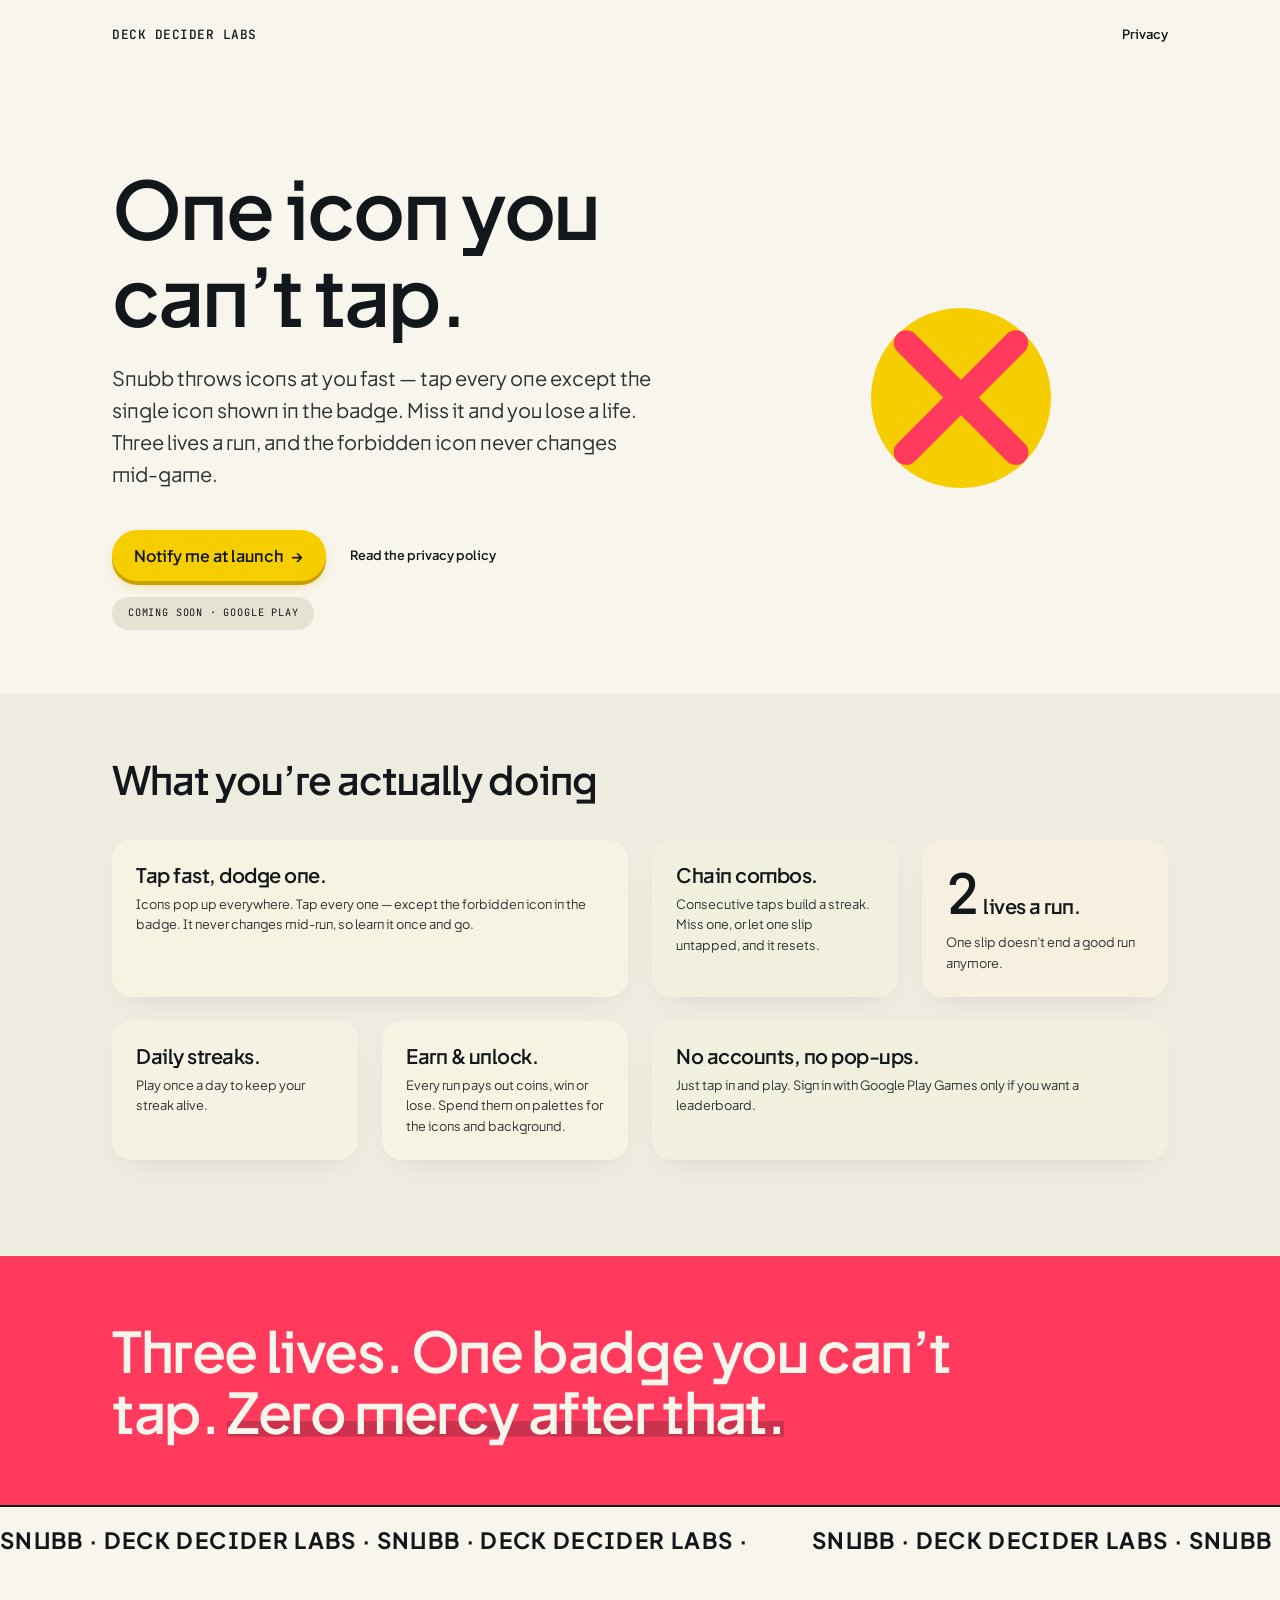
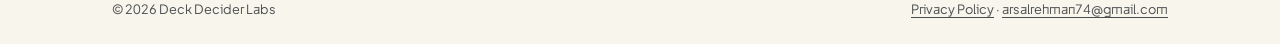
<file: index.html>
<!doctype html>
<html lang="en">
<head>
<meta charset="utf-8">
<meta name="viewport" content="width=device-width, initial-scale=1, viewport-fit=cover">
<title>Snubb — a reflex game by Deck Decider Labs</title>
<meta name="description" content="Snubb is a fast reflex game: tap everything except the one icon you’re not allowed to touch. Chain combos, keep your streak, beat your best.">
<link rel="preconnect" href="https://fonts.googleapis.com">
<link rel="preconnect" href="https://fonts.gstatic.com" crossorigin>
<link href="https://fonts.googleapis.com/css2?family=Plus+Jakarta+Sans:wght@400;500;600;700&family=JetBrains+Mono:wght@400;500&display=swap" rel="stylesheet">
<link rel="stylesheet" href="style.css">
</head>
<body>

<nav class="nav shell" aria-label="Primary">
  <a class="wordmark" href="/">DECK DECIDER LABS</a>
  <a class="nav__link" href="/privacy.html">Privacy</a>
</nav>

<header class="hero shell">
  <div class="hero__copy">
    <h1>One icon you can’t tap.</h1>
    <p class="lede">Snubb throws icons at you fast — tap every one except the single icon shown in the badge. Miss it and you lose a life. Three lives a run, and the forbidden icon never changes mid-game.</p>
    <div class="hero__actions">
      <a class="btn" id="notifyBtn" href="mailto:arsalrehman74@gmail.com?subject=Notify%20me%20when%20Snubb%20launches">
        Notify me at launch <span class="btn__arrow">→</span>
      </a>
      <a class="nav__link" href="/privacy.html">Read the privacy policy</a>
    </div>
    <div class="pill-status">Coming soon · Google Play</div>
  </div>
  <div class="mark" aria-hidden="true"></div>
</header>

<section class="bento-section band">
  <div class="shell">
    <h2>What you’re actually doing</h2>
    <div class="bento">
      <article class="cell cell--wide cell--pear">
        <h3>Tap fast, dodge one.</h3>
        <p>Icons pop up everywhere. Tap every one — except the forbidden icon in the badge. It never changes mid-run, so learn it once and go.</p>
      </article>
      <article class="cell cell--cyan">
        <h3>Chain combos.</h3>
        <p>Consecutive taps build a streak. Miss one, or let one slip untapped, and it resets.</p>
      </article>
      <article class="cell cell--lav" data-tick-target>
        <h3><span class="tick" data-tick="3">0</span> lives a run.</h3>
        <p>One slip doesn’t end a good run anymore.</p>
      </article>
      <article class="cell cell--mint">
        <h3>Daily streaks.</h3>
        <p>Play once a day to keep your streak alive.</p>
      </article>
      <article class="cell cell--pear">
        <h3>Earn &amp; unlock.</h3>
        <p>Every run pays out coins, win or lose. Spend them on palettes for the icons and background.</p>
      </article>
      <article class="cell cell--wide cell--cyan">
        <h3>No accounts, no pop-ups.</h3>
        <p>Just tap in and play. Sign in with Google Play Games only if you want a leaderboard.</p>
      </article>
    </div>
  </div>
</section>

<section class="statement-band band">
  <div class="shell">
    <h2>Three lives. One badge you can’t tap. <span class="hl">Zero mercy after that.</span></h2>
  </div>
</section>

<footer class="foot-marquee" aria-label="Footer">
  <div class="foot-marquee__track" aria-hidden="true">
    <span>SNUBB · DECK DECIDER LABS · SNUBB · DECK DECIDER LABS ·</span>
    <span>SNUBB · DECK DECIDER LABS · SNUBB · DECK DECIDER LABS ·</span>
  </div>
  <div class="shell foot-meta">
    <span>© 2026 Deck Decider Labs</span>
    <span><a href="/privacy.html">Privacy Policy</a> · <a href="mailto:arsalrehman74@gmail.com">arsalrehman74@gmail.com</a></span>
  </div>
</footer>

<script>
(function () {
  var reduceMotion = window.matchMedia('(prefers-reduced-motion: reduce)').matches;

  // Tick-up: 0 → target, once, on view-enter
  var tickEls = document.querySelectorAll('[data-tick]');
  var ticked = new WeakSet();
  function runTick(el) {
    var target = parseInt(el.getAttribute('data-tick'), 10);
    if (reduceMotion) { el.textContent = target; return; }
    var start = performance.now();
    var duration = 1200;
    function frame(now) {
      var t = Math.min(1, (now - start) / duration);
      var eased = 1 - Math.pow(1 - t, 3); // easeOutExpo-ish
      el.textContent = Math.round(eased * target);
      if (t < 1) requestAnimationFrame(frame);
    }
    requestAnimationFrame(frame);
  }
  if ('IntersectionObserver' in window) {
    var io = new IntersectionObserver(function (entries) {
      entries.forEach(function (entry) {
        if (entry.isIntersecting && !ticked.has(entry.target)) {
          ticked.add(entry.target);
          runTick(entry.target.querySelector('[data-tick]'));
        }
      });
    }, { threshold: 0.5 });
    document.querySelectorAll('[data-tick-target]').forEach(function (el) { io.observe(el); });
  } else {
    tickEls.forEach(runTick);
  }

  // Star-burst on the one real action — fires from the click point
  var notifyBtn = document.getElementById('notifyBtn');
  if (notifyBtn && !reduceMotion) {
    notifyBtn.addEventListener('click', function (e) {
      var rect = notifyBtn.getBoundingClientRect();
      var star = document.createElement('span');
      star.className = 'star-burst';
      star.style.left = (e.clientX - rect.left - 11) + 'px';
      star.style.top = (e.clientY - rect.top - 11) + 'px';
      notifyBtn.appendChild(star);
      star.addEventListener('animationend', function () { star.remove(); });
    });
  }
})();
</script>

</body>
</html>
</file>
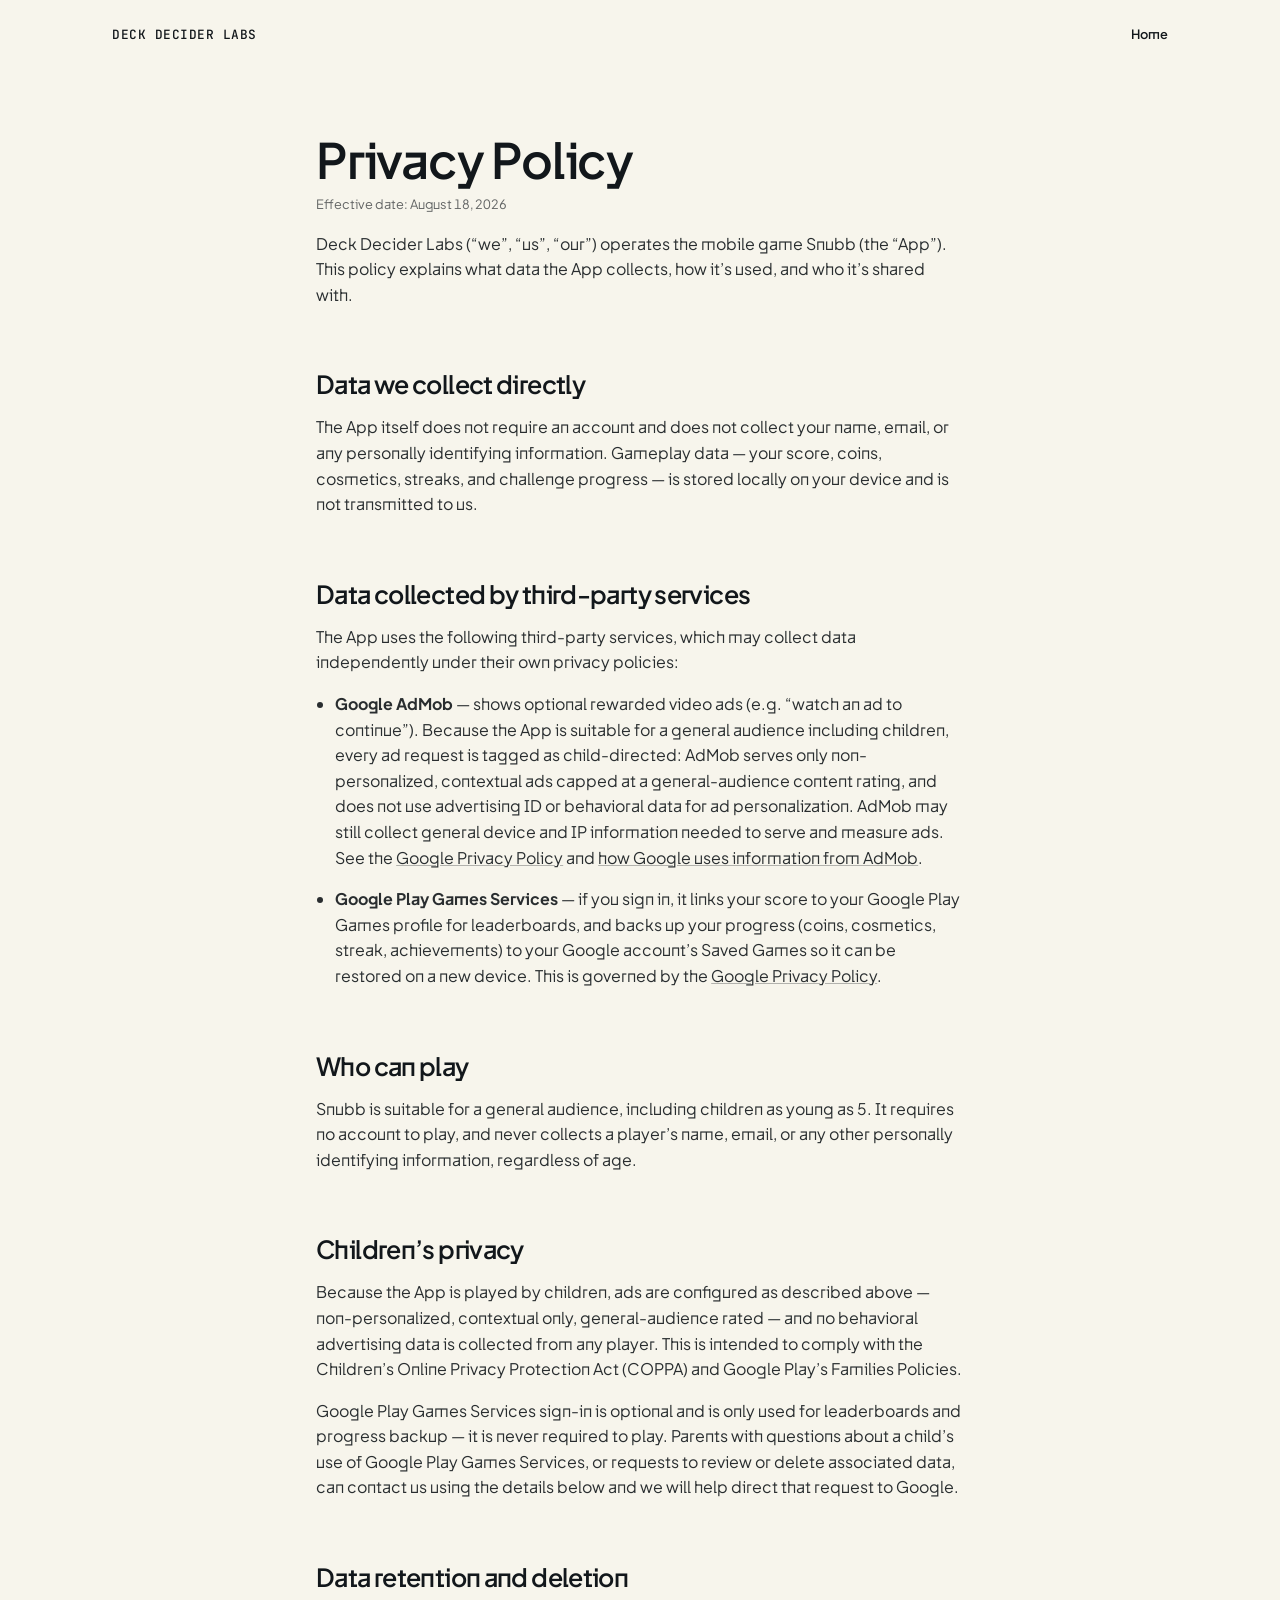
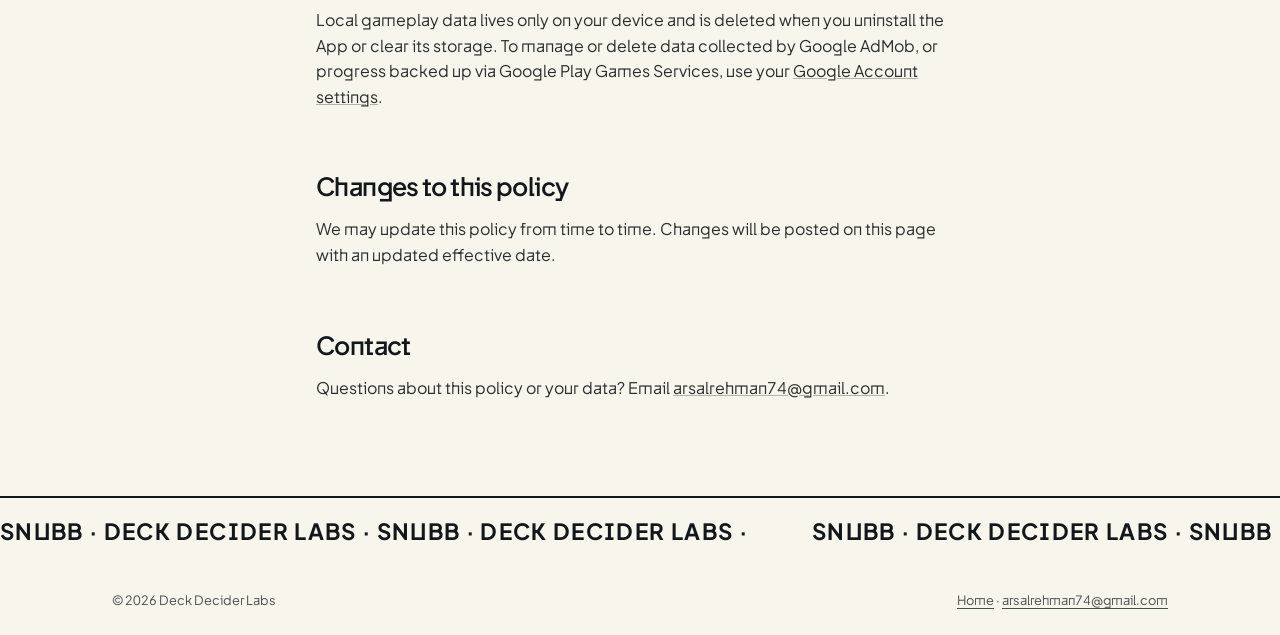
<file: privacy.html>
<!doctype html>
<html lang="en">
<head>
<meta charset="utf-8">
<meta name="viewport" content="width=device-width, initial-scale=1, viewport-fit=cover">
<title>Privacy Policy — Snubb</title>
<meta name="description" content="Privacy policy for Snubb, a mobile game by Deck Decider Labs.">
<link rel="preconnect" href="https://fonts.googleapis.com">
<link rel="preconnect" href="https://fonts.gstatic.com" crossorigin>
<link href="https://fonts.googleapis.com/css2?family=Plus+Jakarta+Sans:wght@400;500;600;700&family=JetBrains+Mono:wght@400;500&display=swap" rel="stylesheet">
<link rel="stylesheet" href="style.css">
</head>
<body>

<nav class="nav shell" aria-label="Primary">
  <a class="wordmark" href="/">DECK DECIDER LABS</a>
  <a class="nav__link" href="/">Home</a>
</nav>

<main class="policy">
  <h1>Privacy Policy</h1>
  <p class="updated">Effective date: August 18, 2026</p>

  <p>Deck Decider Labs (“we”, “us”, “our”) operates the mobile game Snubb (the “App”). This policy explains what data the App collects, how it’s used, and who it’s shared with.</p>

  <h2>Data we collect directly</h2>
  <p>The App itself does not require an account and does not collect your name, email, or any personally identifying information. Gameplay data — your score, coins, cosmetics, streaks, and challenge progress — is stored locally on your device and is not transmitted to us.</p>

  <h2>Data collected by third-party services</h2>
  <p>The App uses the following third-party services, which may collect data independently under their own privacy policies:</p>
  <ul>
    <li><strong>Google AdMob</strong> — shows optional rewarded video ads (e.g. “watch an ad to continue”). Because the App is suitable for a general audience including children, every ad request is tagged as child-directed: AdMob serves only non-personalized, contextual ads capped at a general-audience content rating, and does not use advertising ID or behavioral data for ad personalization. AdMob may still collect general device and IP information needed to serve and measure ads. See the <a href="https://policies.google.com/privacy" target="_blank" rel="noopener">Google Privacy Policy</a> and <a href="https://support.google.com/admob/answer/6128543" target="_blank" rel="noopener">how Google uses information from AdMob</a>.</li>
    <li><strong>Google Play Games Services</strong> — if you sign in, it links your score to your Google Play Games profile for leaderboards, and backs up your progress (coins, cosmetics, streak, achievements) to your Google account’s Saved Games so it can be restored on a new device. This is governed by the <a href="https://policies.google.com/privacy" target="_blank" rel="noopener">Google Privacy Policy</a>.</li>
  </ul>

  <h2>Who can play</h2>
  <p>Snubb is suitable for a general audience, including children as young as 5. It requires no account to play, and never collects a player’s name, email, or any other personally identifying information, regardless of age.</p>

  <h2>Children’s privacy</h2>
  <p>Because the App is played by children, ads are configured as described above — non-personalized, contextual only, general-audience rated — and no behavioral advertising data is collected from any player. This is intended to comply with the Children’s Online Privacy Protection Act (COPPA) and Google Play’s Families Policies.</p>
  <p>Google Play Games Services sign-in is optional and is only used for leaderboards and progress backup — it is never required to play. Parents with questions about a child’s use of Google Play Games Services, or requests to review or delete associated data, can contact us using the details below and we will help direct that request to Google.</p>

  <h2>Data retention and deletion</h2>
  <p>Local gameplay data lives only on your device and is deleted when you uninstall the App or clear its storage. To manage or delete data collected by Google AdMob, or progress backed up via Google Play Games Services, use your <a href="https://myaccount.google.com/" target="_blank" rel="noopener">Google Account settings</a>.</p>

  <h2>Changes to this policy</h2>
  <p>We may update this policy from time to time. Changes will be posted on this page with an updated effective date.</p>

  <h2>Contact</h2>
  <p>Questions about this policy or your data? Email <a href="mailto:arsalrehman74@gmail.com">arsalrehman74@gmail.com</a>.</p>
</main>

<footer class="foot-marquee" aria-label="Footer">
  <div class="foot-marquee__track" aria-hidden="true">
    <span>SNUBB · DECK DECIDER LABS · SNUBB · DECK DECIDER LABS ·</span>
    <span>SNUBB · DECK DECIDER LABS · SNUBB · DECK DECIDER LABS ·</span>
  </div>
  <div class="shell foot-meta">
    <span>© 2026 Deck Decider Labs</span>
    <span><a href="/">Home</a> · <a href="mailto:arsalrehman74@gmail.com">arsalrehman74@gmail.com</a></span>
  </div>
</footer>

</body>
</html>
</file>
<file: style.css>
/* Hallmark · genre: playful · macrostructure: Bento Grid (F1 knobs: tiles=6, spans=irregular, border=none)
 * theme: Hum · nav: N1 (wordmark + 1 link, 2-destination exception) · footer: Ft8 Marquee scroll
 * enrichment: none (typography + CSS character mark) · studied: no
 */
@import url('tokens.css');

*, *::before, *::after { box-sizing: border-box; }
html { overflow-x: clip; }
body {
  margin: 0;
  overflow-x: clip;
  background: var(--color-paper);
  color: var(--color-ink);
  font-family: var(--font-body);
  font-size: var(--text-base);
  line-height: 1.6;
  font-feature-settings: 'ss01' on;
  font-variant-numeric: tabular-nums;
}

img, svg { max-width: 100%; display: block; }

a { color: inherit; }

h1, h2, h3 {
  font-family: var(--font-display);
  font-weight: 600;
  letter-spacing: -0.025em;
  line-height: 1.08;
  margin: 0;
  overflow-wrap: anywhere;
  min-width: 0;
}

p { max-width: 65ch; margin: 0; }

:focus-visible {
  outline: 3px solid var(--color-focus);
  outline-offset: 3px;
}

/* ---------- Shell ---------- */
.shell {
  max-width: var(--shell);
  margin-inline: auto;
  padding-inline: var(--page-gutter);
}
.band { max-width: none; padding-inline: 0; }
.band > .shell { padding-inline: var(--page-gutter); }

/* ---------- Button system (copied verbatim from the Hum spec) ---------- */
.btn {
  --btn-face: var(--color-accent);
  --btn-ink: var(--color-ink);
  --btn-edge: var(--color-accent-deep);
  --btn-cast: oklch(76% 0.2 95 / 0.45);
  display: inline-flex;
  align-items: center;
  justify-content: center;
  gap: 0.5em;
  padding: 0.8rem 1.4rem;
  font-family: var(--font-display);
  font-weight: 600;
  font-size: var(--text-base);
  white-space: nowrap;
  border: 0;
  border-radius: var(--radius-pill);
  color: var(--btn-ink);
  background: var(--btn-face);
  cursor: pointer;
  position: relative;
  isolation: isolate;
  text-decoration: none;
  box-shadow: 0 4px 0 0 var(--btn-edge), 0 6px 12px -3px var(--btn-cast);
  transform: translateY(0);
  transition: transform var(--dur-short) var(--ease-out), box-shadow var(--dur-short) var(--ease-out);
}
.btn:hover { transform: translateY(-2px); box-shadow: 0 6px 0 0 var(--btn-edge), 0 12px 22px -4px var(--btn-cast); }
.btn:active { transform: translateY(3px); box-shadow: 0 1px 0 0 var(--btn-edge), 0 2px 6px -2px var(--btn-cast); transition-duration: var(--dur-micro); }
.btn:focus-visible { outline: 3px solid color-mix(in oklch, var(--btn-edge) 70%, var(--color-focus)); outline-offset: 3px; }

.btn--outline {
  --btn-face: transparent;
  --btn-edge: var(--color-ink);
  box-shadow: 0 0 0 1.5px var(--btn-edge);
}
.btn--outline:hover { box-shadow: 0 0 0 1.5px var(--btn-edge); background: color-mix(in oklch, var(--color-ink) 6%, transparent); }
.btn--outline:active { box-shadow: 0 0 0 1.5px var(--btn-edge); }

.btn__arrow { transition: transform var(--dur-short) var(--ease-out); }
.btn:hover .btn__arrow { transform: translateX(3px); }

/* ---------- Nav (N1 — wordmark + 1 link) ---------- */
.nav {
  display: flex;
  align-items: center;
  justify-content: space-between;
  padding-block: var(--space-lg);
}
.wordmark {
  font-family: var(--font-label);
  font-weight: 500;
  font-size: var(--text-sm);
  letter-spacing: 0.04em;
  text-decoration: none;
  color: var(--color-ink);
}
.nav__link {
  font-weight: 600;
  font-size: var(--text-sm);
  text-decoration: none;
  color: var(--color-ink);
  white-space: nowrap;
  border-bottom: 1.5px solid transparent;
  transition: border-color var(--dur-short) var(--ease-out);
}
.nav__link:hover { border-color: var(--color-ink); }

/* ---------- Hero — off-centre, text-left / mark-right ---------- */
.hero {
  padding-block: var(--space-3xl) var(--space-2xl);
  display: grid;
  grid-template-columns: 1.4fr minmax(0, 1fr);
  gap: var(--space-2xl);
  align-items: center;
}
.hero__copy { max-width: 46ch; }
.hero h1 {
  font-size: var(--text-display);
}
.hero p.lede {
  margin-top: var(--space-lg);
  font-size: var(--text-md);
  color: color-mix(in oklch, var(--color-ink) 88%, transparent);
  max-width: 42ch;
}
.hero__actions {
  margin-top: var(--space-xl);
  display: flex;
  flex-wrap: wrap;
  align-items: center;
  gap: var(--space-lg);
}
.pill-status {
  display: inline-flex;
  align-items: center;
  gap: var(--space-xs);
  font-family: var(--font-label);
  font-size: var(--text-xs);
  letter-spacing: 0.08em;
  text-transform: uppercase;
  background: var(--color-paper-3);
  color: var(--color-ink);
  border-radius: var(--radius-pill);
  padding: var(--space-xs) var(--space-md);
  margin-top: var(--space-md);
}

/* Character mark — the game's own forbidden-icon motif, drawn in CSS */
.mark {
  justify-self: center;
  width: clamp(120px, 18vw, 180px);
  height: clamp(120px, 18vw, 180px);
  border-radius: 50%;
  background: var(--color-accent);
  position: relative;
  animation: mark-pulse 4s var(--ease-in-out) infinite;
}
.mark::before, .mark::after {
  content: '';
  position: absolute;
  inset: 22%;
  background: var(--color-accent-3);
  border-radius: 999px;
}
.mark::before { transform: rotate(45deg); width: 100%; height: 14%; top: 43%; left: 0; }
.mark::after { transform: rotate(-45deg); width: 100%; height: 14%; top: 43%; left: 0; }
@keyframes mark-pulse {
  0%, 100% { transform: scale(1); }
  50% { transform: scale(1.05); }
}

/* Star-burst — fires once on the real "notify me" action */
.star-burst {
  position: absolute;
  width: 22px;
  height: 22px;
  background:
    linear-gradient(90deg, transparent 47%, var(--color-accent-3) 47% 53%, transparent 53%),
    linear-gradient(0deg, transparent 47%, var(--color-accent-3) 47% 53%, transparent 53%);
  animation: star-burst 420ms ease-out forwards;
  pointer-events: none;
}
@keyframes star-burst {
  0% { transform: scale(0) rotate(0deg); opacity: 1; }
  60% { transform: scale(1.2) rotate(35deg); opacity: 0.9; }
  100% { transform: scale(1.4) rotate(45deg); opacity: 0; }
}

/* ---------- Bento ---------- */
.bento-section { padding-block: var(--space-2xl) var(--space-3xl); background: var(--color-paper-2); }
.bento-section h2 {
  font-size: var(--text-2xl);
  max-width: 30ch;
  margin-bottom: var(--space-xl);
}
.bento {
  display: grid;
  grid-template-columns: repeat(4, minmax(0, 1fr));
  gap: var(--space-lg);
}
.cell {
  background: var(--color-paper);
  border-radius: var(--radius-card);
  padding: var(--space-lg);
  box-shadow: 0 12px 32px -16px color-mix(in oklch, var(--color-ink) 12%, transparent);
  transition: transform var(--dur-short) var(--ease-spring), box-shadow var(--dur-short) var(--ease-out), background-color var(--dur-short) var(--ease-out);
}
.cell:hover { transform: translateY(-4px); box-shadow: 0 18px 40px -18px color-mix(in oklch, var(--color-ink) 18%, transparent); }
.cell h3 { font-size: var(--text-md); margin-bottom: var(--space-xs); }
.cell p { font-size: var(--text-sm); color: color-mix(in oklch, var(--color-ink) 88%, transparent); }
.cell--wide { grid-column: span 2; }
.cell--pear { background: color-mix(in oklch, var(--color-accent) 6%, var(--color-paper)); }
.cell--pear:hover { background: color-mix(in oklch, var(--color-accent) 12%, var(--color-paper)); }
.cell--cyan { background: color-mix(in oklch, var(--color-accent-2) 6%, var(--color-paper)); }
.cell--cyan:hover { background: color-mix(in oklch, var(--color-accent-2) 12%, var(--color-paper)); }
.cell--mint { background: color-mix(in oklch, var(--color-mint) 6%, var(--color-paper)); }
.cell--mint:hover { background: color-mix(in oklch, var(--color-mint) 12%, var(--color-paper)); }
.cell--lav { background: color-mix(in oklch, var(--color-lavender) 6%, var(--color-paper)); }
.cell--lav:hover { background: color-mix(in oklch, var(--color-lavender) 12%, var(--color-paper)); }

.tick {
  font-family: var(--font-label);
  font-size: clamp(2.5rem, 4vw + 1rem, 3.5rem);
  font-weight: 500;
  font-variant-numeric: tabular-nums;
}

/* ---------- Coral statement band ---------- */
.statement-band {
  background: var(--color-accent-3);
  color: var(--color-paper);
  padding-block: var(--space-2xl);
}
.statement-band h2 {
  font-size: clamp(2rem, 4vw + 0.5rem, 3.5rem);
  max-width: 22ch;
}
.statement-band .hl {
  color: inherit;
  background-image: linear-gradient(color-mix(in oklch, var(--color-ink) 22%, transparent) 0 0);
  background-repeat: no-repeat;
  background-size: 100% 0.28em;
  background-position: 0 82%;
  -webkit-box-decoration-break: clone;
  box-decoration-break: clone;
  padding-bottom: 0.02em;
}

/* ---------- Footer (Ft8 Marquee scroll) ---------- */
.foot-marquee {
  overflow: hidden;
  border-top: 2px solid var(--color-ink);
  background: var(--color-paper);
}
.foot-marquee__track {
  display: flex;
  gap: var(--space-2xl);
  white-space: nowrap;
  padding-block: var(--space-md);
  animation: foot-marquee 32s linear infinite;
}
.foot-marquee__track span {
  font-family: var(--font-display);
  font-weight: 700;
  letter-spacing: 0.06em;
  font-size: clamp(1rem, 2.5vw, 1.4rem);
}
@keyframes foot-marquee { from { transform: translateX(0); } to { transform: translateX(-50%); } }

.foot-meta {
  display: flex;
  flex-wrap: wrap;
  gap: var(--space-sm) var(--space-lg);
  justify-content: space-between;
  padding-block: var(--space-lg);
  font-size: var(--text-sm);
  color: color-mix(in oklch, var(--color-ink) 75%, transparent);
}
.foot-meta a { text-decoration: none; border-bottom: 1px solid currentColor; }

.visually-hidden {
  position: absolute;
  width: 1px; height: 1px;
  overflow: hidden;
  clip: rect(0 0 0 0);
  white-space: nowrap;
}

/* ---------- Privacy page — plain prose, same tokens, no ornament ---------- */
.policy {
  padding-block: var(--space-2xl) var(--space-3xl);
  max-width: 62ch;
  margin-inline: auto;
  padding-inline: var(--page-gutter);
}
.policy h1 { font-size: var(--text-3xl); }
.policy .updated { color: color-mix(in oklch, var(--color-ink) 65%, transparent); font-size: var(--text-sm); margin-top: var(--space-xs); }
.policy h2 { font-size: var(--text-lg); margin-top: var(--space-2xl); margin-bottom: var(--space-sm); }
.policy p, .policy li { margin-top: var(--space-md); color: color-mix(in oklch, var(--color-ink) 90%, transparent); }
.policy ul { padding-left: 1.2em; }
.policy a { text-decoration: underline; text-decoration-color: color-mix(in oklch, var(--color-ink) 30%, transparent); }

/* ---------- Responsive ---------- */
@media (max-width: 60rem) {
  .hero { grid-template-columns: 1fr; }
  .mark { justify-self: start; width: 96px; height: 96px; }
  .bento { grid-template-columns: repeat(2, minmax(0, 1fr)); }
  .cell--wide { grid-column: span 2; }
}
@media (max-width: 30rem) {
  .bento { grid-template-columns: 1fr; }
  .cell--wide { grid-column: span 1; }
}

/* ---------- Reduced motion ---------- */
@media (prefers-reduced-motion: reduce) {
  *, *::before, *::after {
    animation-duration: 150ms !important;
    animation-iteration-count: 1 !important;
    transition-duration: 150ms !important;
  }
  .mark { animation: none; }
  .foot-marquee__track { animation: none; }
  .star-burst { display: none; }
}
</file>
